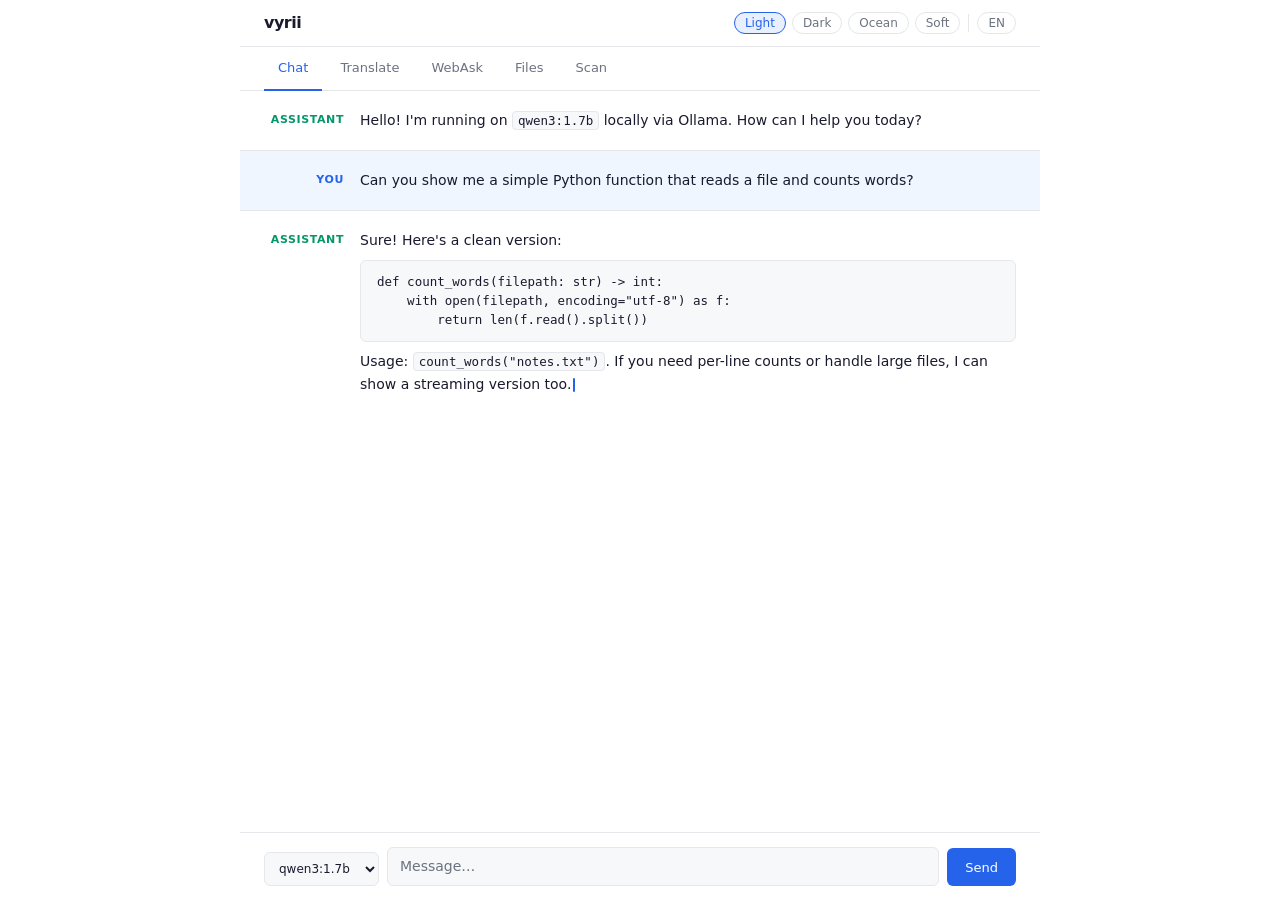
<file: design/design1_minimal.html>
<!DOCTYPE html>
<html lang="en" data-theme="light">
<head>
<meta charset="UTF-8">
<meta name="viewport" content="width=device-width, initial-scale=1.0">
<title>vyrii — Minimal</title>
<style>
* { box-sizing: border-box; margin: 0; padding: 0; }

:root {
  --bg:       #ffffff;
  --bg2:      #f6f8fa;
  --text:     #1a1a2e;
  --muted:    #6b7280;
  --border:   #e5e7eb;
  --accent:   #2563eb;
  --u-label:  #2563eb;
  --a-label:  #059669;
  --u-bg:     #eff6ff;
  --r:        6px;
}
[data-theme="dark"] {
  --bg:       #0d1117;
  --bg2:      #161b22;
  --text:     #e6edf3;
  --muted:    #8b949e;
  --border:   #30363d;
  --accent:   #58a6ff;
  --u-label:  #58a6ff;
  --a-label:  #3fb950;
  --u-bg:     #1c2128;
}
[data-theme="ocean"] {
  --bg:       #1B2B34;
  --bg2:      #1e3040;
  --text:     #CDD3DE;
  --muted:    #65737E;
  --border:   #2d4454;
  --accent:   #5FB3B3;
  --u-label:  #6699CC;
  --a-label:  #5FB3B3;
  --u-bg:     #243646;
}
[data-theme="soft"] {
  --bg:       #faf7f2;
  --bg2:      #f0ebe3;
  --text:     #2d2416;
  --muted:    #8b7355;
  --border:   #ddd5c8;
  --accent:   #b45309;
  --u-label:  #b45309;
  --a-label:  #047857;
  --u-bg:     #fef3c7;
}

html, body { height: 100%; font-family: system-ui, -apple-system, BlinkMacSystemFont, 'Segoe UI', sans-serif; font-size: 14px; line-height: 1.65; background: var(--bg); color: var(--text); }

.app { display: flex; flex-direction: column; height: 100vh; max-width: 800px; margin: 0 auto; }

/* HEADER */
header {
  display: flex; align-items: center; justify-content: space-between;
  padding: 10px 24px; border-bottom: 1px solid var(--border);
  background: var(--bg); flex-shrink: 0;
}
.logo { font-weight: 700; font-size: 16px; letter-spacing: -0.5px; color: var(--text); }
.controls { display: flex; gap: 6px; align-items: center; }
.pill {
  background: none; border: 1px solid var(--border);
  color: var(--muted); border-radius: 20px;
  padding: 3px 10px; font-size: 12px; cursor: pointer;
  font-family: inherit; transition: border-color .15s, color .15s;
}
.pill:hover { border-color: var(--accent); color: var(--accent); }
.pill.on { border-color: var(--accent); color: var(--accent); background: color-mix(in srgb, var(--accent) 10%, transparent); }
.divider { width: 1px; height: 18px; background: var(--border); margin: 0 2px; }

/* TABS */
nav {
  display: flex; padding: 0 24px;
  border-bottom: 1px solid var(--border);
  background: var(--bg); flex-shrink: 0; gap: 4px;
}
.tab {
  padding: 10px 14px; font-size: 13px; color: var(--muted);
  cursor: pointer; border-bottom: 2px solid transparent;
  margin-bottom: -1px; transition: all .15s; user-select: none;
}
.tab:hover { color: var(--text); }
.tab.active { color: var(--accent); border-bottom-color: var(--accent); font-weight: 500; }

/* MESSAGES */
.messages {
  flex: 1; overflow-y: auto; padding: 0;
  display: flex; flex-direction: column;
}
.message {
  display: grid; grid-template-columns: 80px 1fr;
  padding: 18px 24px; border-bottom: 1px solid var(--border);
  gap: 16px; align-items: start;
}
.message:last-child { border-bottom: none; }
.message.user { background: var(--u-bg); }
.msg-role {
  font-size: 11px; font-weight: 700; letter-spacing: 0.6px;
  text-transform: uppercase; padding-top: 2px; text-align: right;
}
.msg-role.user   { color: var(--u-label); }
.msg-role.asst   { color: var(--a-label); }
.msg-text { color: var(--text); }
.msg-text p { margin-bottom: 8px; }
.msg-text p:last-child { margin-bottom: 0; }
.msg-text code {
  background: var(--bg2); border: 1px solid var(--border);
  border-radius: 4px; padding: 1px 5px;
  font-size: 12.5px; font-family: 'Cascadia Code', 'Fira Code', 'Consolas', monospace;
}
.msg-text pre {
  background: var(--bg2); border: 1px solid var(--border);
  border-radius: var(--r); padding: 12px 16px; margin: 8px 0;
  font-family: 'Cascadia Code', 'Fira Code', 'Consolas', monospace;
  font-size: 12.5px; overflow-x: auto; line-height: 1.5;
}
.cursor {
  display: inline-block; width: 2px; height: 14px;
  background: var(--accent); animation: blink 1s infinite;
  vertical-align: middle; margin-left: 2px; border-radius: 1px;
}
@keyframes blink { 0%,100%{opacity:1} 50%{opacity:0} }

/* INPUT */
.input-area {
  padding: 14px 24px; border-top: 1px solid var(--border);
  background: var(--bg); flex-shrink: 0;
}
.input-row { display: flex; gap: 8px; align-items: flex-end; }
select {
  background: var(--bg2); border: 1px solid var(--border);
  color: var(--text); border-radius: var(--r);
  padding: 8px 10px; font-size: 12px; font-family: inherit;
  cursor: pointer; flex-shrink: 0; outline: none;
}
textarea {
  flex: 1; background: var(--bg2); border: 1px solid var(--border);
  border-radius: var(--r); color: var(--text); font-family: inherit;
  font-size: 14px; padding: 8px 12px; resize: none; outline: none;
  line-height: 1.5; min-height: 38px; max-height: 140px;
  transition: border-color .15s;
}
textarea::placeholder { color: var(--muted); }
textarea:focus { border-color: var(--accent); }
.send {
  background: var(--accent); color: #fff; border: none;
  border-radius: var(--r); padding: 8px 18px; cursor: pointer;
  font-size: 13px; font-family: inherit; height: 38px; flex-shrink: 0;
  font-weight: 500; transition: opacity .15s;
}
.send:hover { opacity: 0.88; }
</style>
</head>
<body>
<div class="app">

  <header>
    <span class="logo">vyrii</span>
    <div class="controls">
      <button class="pill on"  onclick="theme('light',this)">Light</button>
      <button class="pill"     onclick="theme('dark',this)">Dark</button>
      <button class="pill"     onclick="theme('ocean',this)">Ocean</button>
      <button class="pill"     onclick="theme('soft',this)">Soft</button>
      <div class="divider"></div>
      <button class="pill" id="lang" onclick="toggleLang()">EN</button>
    </div>
  </header>

  <nav>
    <div class="tab active">Chat</div>
    <div class="tab">Translate</div>
    <div class="tab">WebAsk</div>
    <div class="tab">Files</div>
    <div class="tab">Scan</div>
  </nav>

  <div class="messages">
    <div class="message">
      <div class="msg-role asst">Assistant</div>
      <div class="msg-text">
        <p>Hello! I'm running on <code>qwen3:1.7b</code> locally via Ollama. How can I help you today?</p>
      </div>
    </div>
    <div class="message user">
      <div class="msg-role user">You</div>
      <div class="msg-text">
        <p>Can you show me a simple Python function that reads a file and counts words?</p>
      </div>
    </div>
    <div class="message">
      <div class="msg-role asst">Assistant</div>
      <div class="msg-text">
        <p>Sure! Here's a clean version:</p>
        <pre>def count_words(filepath: str) -> int:
    with open(filepath, encoding="utf-8") as f:
        return len(f.read().split())</pre>
        <p>Usage: <code>count_words("notes.txt")</code>. If you need per-line counts or handle large files, I can show a streaming version too.<span class="cursor"></span></p>
      </div>
    </div>
  </div>

  <div class="input-area">
    <div class="input-row">
      <select>
        <option>qwen3:1.7b</option>
        <option>gemma3:1b</option>
        <option>llama3.2:3b</option>
        <option>mistral:7b</option>
      </select>
      <textarea rows="1" placeholder="Message…"></textarea>
      <button class="send">Send</button>
    </div>
  </div>

</div>
<script>
function theme(t, btn) {
  document.documentElement.setAttribute('data-theme', t);
  document.querySelectorAll('.pill').forEach(b => b.classList.remove('on'));
  btn.classList.add('on');
}
function toggleLang() {
  const b = document.getElementById('lang');
  b.textContent = b.textContent === 'EN' ? 'UK' : 'EN';
}
</script>
</body>
</html>
</file>
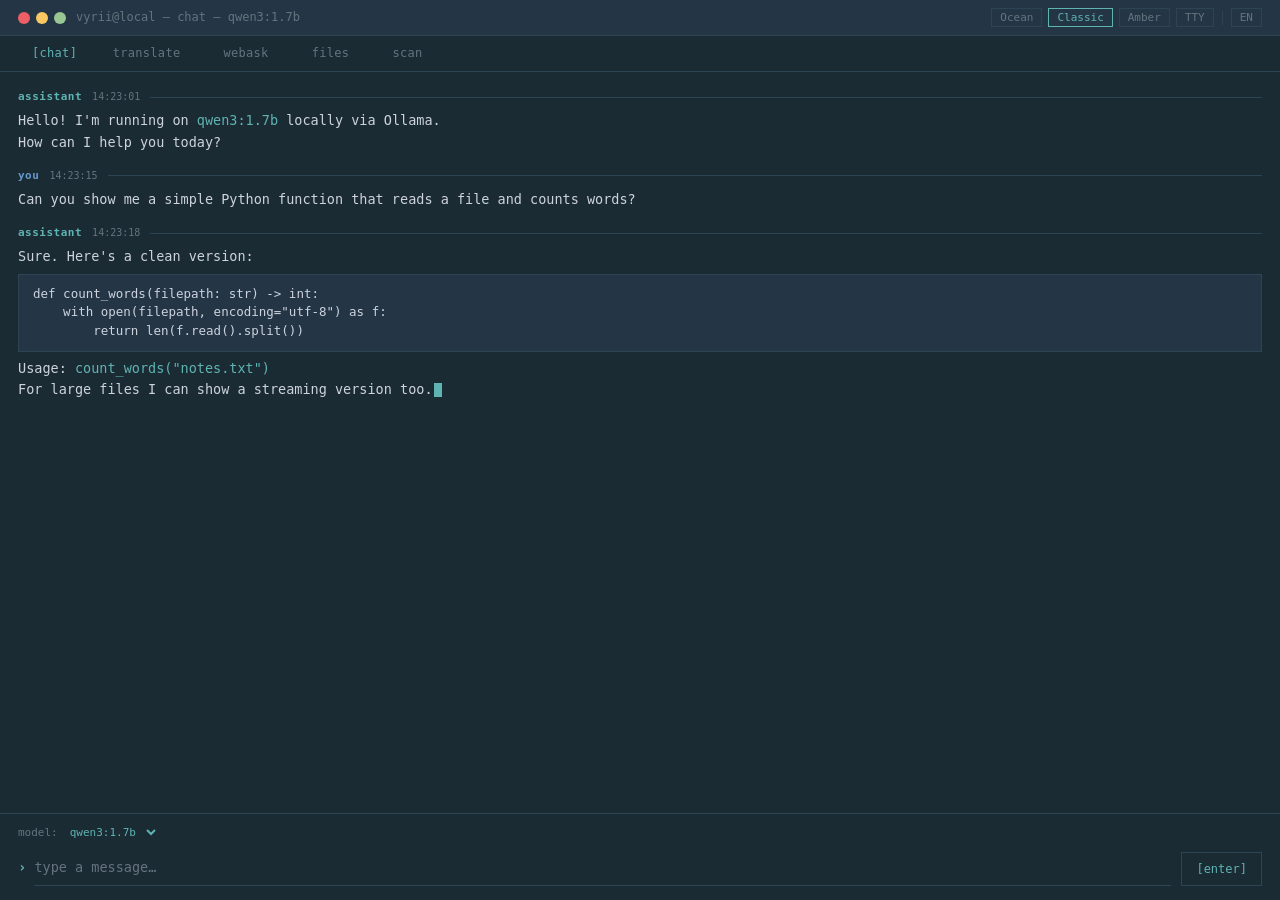
<file: design/design2_terminal.html>
<!DOCTYPE html>
<html lang="en" data-theme="ocean">
<head>
<meta charset="UTF-8">
<meta name="viewport" content="width=device-width, initial-scale=1.0">
<title>vyrii — Terminal</title>
<style>
* { box-sizing: border-box; margin: 0; padding: 0; }

:root {
  --bg:     #1B2B34;
  --bg2:    #243646;
  --text:   #CDD3DE;
  --muted:  #65737E;
  --border: #2d4454;
  --accent: #5FB3B3;
  --u-col:  #6699CC;
  --a-col:  #5FB3B3;
  --prompt: #5FB3B3;
  --font:   'Cascadia Code', 'Fira Code', 'JetBrains Mono', 'Consolas', monospace;
}
[data-theme="classic"] {
  --bg:     #0d0d0d;
  --bg2:    #1a1a1a;
  --text:   #cccccc;
  --muted:  #555555;
  --border: #2a2a2a;
  --accent: #00cc44;
  --u-col:  #00cc44;
  --a-col:  #00aaff;
  --prompt: #00cc44;
}
[data-theme="amber"] {
  --bg:     #1a1000;
  --bg2:    #241800;
  --text:   #ffcc66;
  --muted:  #8a6e2a;
  --border: #3a2800;
  --accent: #ffaa00;
  --u-col:  #ffaa00;
  --a-col:  #ff8844;
  --prompt: #ffaa00;
}
[data-theme="tty"] {
  --bg:     #f0f0e8;
  --bg2:    #e4e4dc;
  --text:   #1a1a1a;
  --muted:  #666655;
  --border: #ccccbb;
  --accent: #005577;
  --u-col:  #005577;
  --a-col:  #007744;
  --prompt: #005577;
}

html, body {
  height: 100%;
  background: var(--bg);
  color: var(--text);
  font-family: var(--font);
  font-size: 13.5px;
  line-height: 1.6;
}

.app { display: flex; flex-direction: column; height: 100vh; }

/* TITLE BAR */
.titlebar {
  display: flex; align-items: center; justify-content: space-between;
  padding: 8px 18px; background: var(--bg2);
  border-bottom: 1px solid var(--border); flex-shrink: 0;
  user-select: none;
}
.tb-left { display: flex; align-items: center; gap: 10px; }
.dots { display: flex; gap: 6px; }
.dot { width: 12px; height: 12px; border-radius: 50%; }
.dot.r { background: #ec5f67; }
.dot.y { background: #fac863; }
.dot.g { background: #99c794; }
.tb-title { font-size: 12px; color: var(--muted); }
.tb-right { display: flex; gap: 6px; align-items: center; }
.tbtn {
  background: none; border: 1px solid var(--border);
  color: var(--muted); padding: 2px 8px;
  font-size: 11px; font-family: var(--font);
  cursor: pointer; transition: color .15s, border-color .15s;
}
.tbtn:hover, .tbtn.on { color: var(--accent); border-color: var(--accent); }

/* TABS */
nav {
  display: flex; background: var(--bg);
  border-bottom: 1px solid var(--border); flex-shrink: 0;
  padding: 0 18px; gap: 0;
}
.tab {
  padding: 8px 14px; font-size: 12px; color: var(--muted);
  cursor: pointer; transition: color .15s; letter-spacing: 0.3px;
  border-bottom: 1px solid transparent; margin-bottom: -1px;
}
.tab::before { content: '['; opacity: 0; transition: opacity .1s; }
.tab::after  { content: ']'; opacity: 0; transition: opacity .1s; }
.tab.active, .tab:hover {
  color: var(--accent);
}
.tab.active::before, .tab.active::after { opacity: 1; }

/* MESSAGES */
.messages {
  flex: 1; overflow-y: auto; padding: 16px 18px;
  display: flex; flex-direction: column; gap: 14px;
}
.message { display: flex; flex-direction: column; gap: 4px; }
.msg-header {
  display: flex; align-items: center; gap: 10px;
  font-size: 11px; color: var(--muted);
}
.msg-header::after { content: ''; flex: 1; height: 1px; background: var(--border); }
.role-badge { font-weight: 700; letter-spacing: 0.5px; }
.role-badge.user { color: var(--u-col); }
.role-badge.asst { color: var(--a-col); }
.ts { color: var(--muted); font-size: 10px; }
.msg-body { padding-left: 0; color: var(--text); }
.msg-body code {
  color: var(--accent); background: none; font-family: var(--font);
}
.msg-body pre {
  background: var(--bg2); border: 1px solid var(--border);
  padding: 10px 14px; margin: 6px 0;
  font-size: 12.5px; line-height: 1.5; overflow-x: auto;
}
.cursor {
  display: inline-block; width: 8px; height: 14px;
  background: var(--accent); animation: blink .9s infinite;
  vertical-align: middle; margin-left: 1px;
}
@keyframes blink { 0%,49%{opacity:1} 50%,100%{opacity:0} }

/* INPUT */
.input-area {
  padding: 10px 18px 14px; border-top: 1px solid var(--border);
  background: var(--bg); flex-shrink: 0;
}
.model-line {
  font-size: 11px; color: var(--muted); margin-bottom: 6px;
  display: flex; align-items: center; gap: 8px;
}
.model-line select {
  background: none; border: none; color: var(--accent);
  font-family: var(--font); font-size: 11px; cursor: pointer;
  padding: 0; outline: none;
}
.input-row { display: flex; align-items: flex-end; gap: 0; }
.prompt-prefix {
  color: var(--prompt); padding: 8px 0; flex-shrink: 0;
  font-weight: 700; font-size: 14px; margin-right: 8px;
}
textarea {
  flex: 1; background: none; border: none; border-bottom: 1px solid var(--border);
  color: var(--text); font-family: var(--font); font-size: 13.5px;
  padding: 8px 0; resize: none; outline: none; line-height: 1.5;
  min-height: 36px; max-height: 120px; transition: border-color .15s;
}
textarea::placeholder { color: var(--muted); }
textarea:focus { border-bottom-color: var(--accent); }
.send {
  background: none; border: 1px solid var(--border);
  color: var(--accent); font-family: var(--font); font-size: 12px;
  padding: 6px 14px; cursor: pointer; margin-left: 10px;
  flex-shrink: 0; transition: all .15s; height: 34px;
}
.send:hover { background: var(--accent); color: var(--bg); border-color: var(--accent); }
</style>
</head>
<body>
<div class="app">

  <div class="titlebar">
    <div class="tb-left">
      <div class="dots">
        <div class="dot r"></div>
        <div class="dot y"></div>
        <div class="dot g"></div>
      </div>
      <span class="tb-title">vyrii@local — chat — qwen3:1.7b</span>
    </div>
    <div class="tb-right">
      <button class="tbtn" onclick="pal('ocean',this)">Ocean</button>
      <button class="tbtn on" onclick="pal('classic',this)">Classic</button>
      <button class="tbtn" onclick="pal('amber',this)">Amber</button>
      <button class="tbtn" onclick="pal('tty',this)">TTY</button>
      <span style="width:1px;height:14px;background:var(--border);display:inline-block;margin:0 2px"></span>
      <button class="tbtn" id="lang" onclick="toggleLang()">EN</button>
    </div>
  </div>

  <nav>
    <div class="tab active">chat</div>
    <div class="tab">translate</div>
    <div class="tab">webask</div>
    <div class="tab">files</div>
    <div class="tab">scan</div>
  </nav>

  <div class="messages">
    <div class="message">
      <div class="msg-header">
        <span class="role-badge asst">assistant</span>
        <span class="ts">14:23:01</span>
      </div>
      <div class="msg-body">
        Hello! I'm running on <code>qwen3:1.7b</code> locally via Ollama.<br>
        How can I help you today?
      </div>
    </div>

    <div class="message">
      <div class="msg-header">
        <span class="role-badge user">you</span>
        <span class="ts">14:23:15</span>
      </div>
      <div class="msg-body">
        Can you show me a simple Python function that reads a file and counts words?
      </div>
    </div>

    <div class="message">
      <div class="msg-header">
        <span class="role-badge asst">assistant</span>
        <span class="ts">14:23:18</span>
      </div>
      <div class="msg-body">
        Sure. Here's a clean version:
        <pre>def count_words(filepath: str) -> int:
    with open(filepath, encoding="utf-8") as f:
        return len(f.read().split())</pre>
        Usage: <code>count_words("notes.txt")</code><br>
        For large files I can show a streaming version too.<span class="cursor"></span>
      </div>
    </div>
  </div>

  <div class="input-area">
    <div class="model-line">
      model:
      <select>
        <option>qwen3:1.7b</option>
        <option>gemma3:1b</option>
        <option>llama3.2:3b</option>
        <option>mistral:7b</option>
      </select>
    </div>
    <div class="input-row">
      <span class="prompt-prefix">›</span>
      <textarea rows="1" placeholder="type a message…"></textarea>
      <button class="send">[enter]</button>
    </div>
  </div>

</div>
<script>
function pal(t, btn) {
  document.documentElement.setAttribute('data-theme', t);
  document.querySelectorAll('.tbtn').forEach(b => b.classList.remove('on'));
  btn.classList.add('on');
}
function toggleLang() {
  const b = document.getElementById('lang');
  b.textContent = b.textContent === 'EN' ? 'UK' : 'EN';
}
</script>
</body>
</html>
</file>
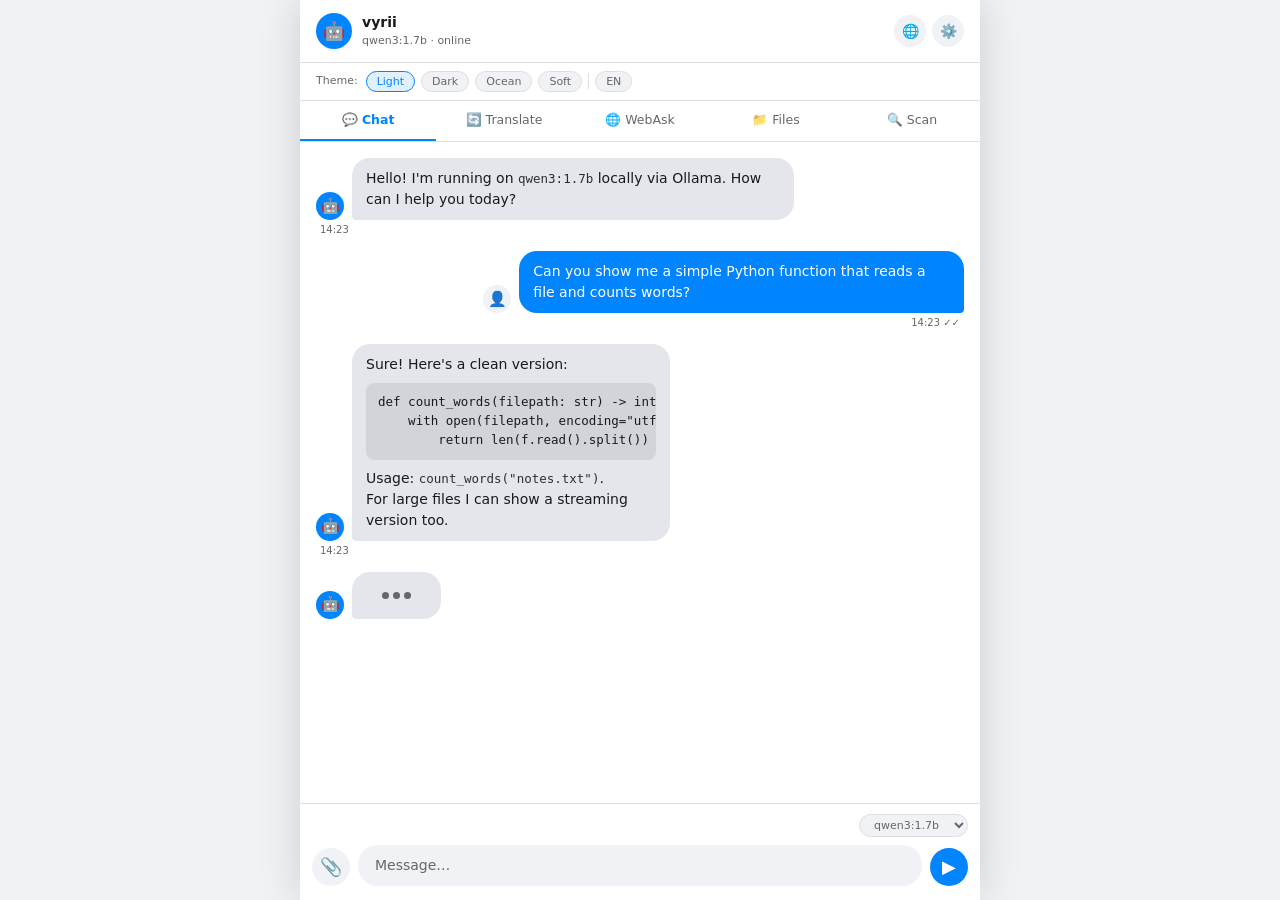
<file: design/design3_bubbles.html>
<!DOCTYPE html>
<html lang="en" data-theme="light">
<head>
<meta charset="UTF-8">
<meta name="viewport" content="width=device-width, initial-scale=1.0">
<title>vyrii — Bubbles</title>
<style>
* { box-sizing: border-box; margin: 0; padding: 0; }

:root {
  --bg:        #f0f2f5;
  --surface:   #ffffff;
  --text:      #1a1a1a;
  --muted:     #65676b;
  --border:    #dddfe2;
  --accent:    #0084ff;
  --u-bubble:  #0084ff;
  --u-text:    #ffffff;
  --a-bubble:  #e4e6eb;
  --a-text:    #1a1a1a;
  --header-bg: #ffffff;
  --tab-bg:    #ffffff;
  --tab-act:   #0084ff;
  --inp-bg:    #f0f2f5;
  --r:         18px;
}
[data-theme="dark"] {
  --bg:        #18191a;
  --surface:   #242526;
  --text:      #e4e6eb;
  --muted:     #b0b3b8;
  --border:    #3a3b3c;
  --accent:    #2d88ff;
  --u-bubble:  #2d88ff;
  --u-text:    #ffffff;
  --a-bubble:  #3a3b3c;
  --a-text:    #e4e6eb;
  --header-bg: #242526;
  --tab-bg:    #242526;
  --tab-act:   #2d88ff;
  --inp-bg:    #3a3b3c;
}
[data-theme="ocean"] {
  --bg:        #0f1e26;
  --surface:   #1B2B34;
  --text:      #CDD3DE;
  --muted:     #65737E;
  --border:    #2d4454;
  --accent:    #5FB3B3;
  --u-bubble:  #5FB3B3;
  --u-text:    #0f1e26;
  --a-bubble:  #243646;
  --a-text:    #CDD3DE;
  --header-bg: #1B2B34;
  --tab-bg:    #1B2B34;
  --tab-act:   #5FB3B3;
  --inp-bg:    #243646;
}
[data-theme="soft"] {
  --bg:        #ede8e0;
  --surface:   #faf7f2;
  --text:      #2d2416;
  --muted:     #8b7355;
  --border:    #ddd5c8;
  --accent:    #b45309;
  --u-bubble:  #b45309;
  --u-text:    #ffffff;
  --a-bubble:  #e9e4db;
  --a-text:    #2d2416;
  --header-bg: #faf7f2;
  --tab-bg:    #faf7f2;
  --tab-act:   #b45309;
  --inp-bg:    #ede8e0;
}

html, body { height: 100%; font-family: system-ui, -apple-system, BlinkMacSystemFont, 'Segoe UI', sans-serif; font-size: 14px; line-height: 1.5; background: var(--bg); color: var(--text); }

.app { display: flex; flex-direction: column; height: 100vh; max-width: 680px; margin: 0 auto; background: var(--surface); box-shadow: 0 0 40px rgba(0,0,0,.15); }

/* HEADER */
header {
  display: flex; align-items: center; justify-content: space-between;
  padding: 12px 16px; background: var(--header-bg);
  border-bottom: 1px solid var(--border); flex-shrink: 0;
}
.hd-left { display: flex; align-items: center; gap: 10px; }
.avatar {
  width: 36px; height: 36px; border-radius: 50%;
  background: var(--accent); display: flex; align-items: center;
  justify-content: center; font-size: 18px; flex-shrink: 0;
}
.hd-info h2 { font-size: 14px; font-weight: 600; color: var(--text); }
.hd-info p { font-size: 11px; color: var(--muted); }
.hd-right { display: flex; gap: 6px; }
.ico-btn {
  width: 32px; height: 32px; border-radius: 50%; background: var(--inp-bg);
  border: none; cursor: pointer; display: flex; align-items: center;
  justify-content: center; font-size: 14px; color: var(--muted);
  transition: background .15s;
}
.ico-btn:hover { background: var(--border); }

/* THEME BAR */
.theme-bar {
  display: flex; gap: 6px; padding: 8px 16px;
  background: var(--tab-bg); border-bottom: 1px solid var(--border);
  flex-shrink: 0; align-items: center; flex-wrap: wrap;
}
.theme-bar span { font-size: 11px; color: var(--muted); margin-right: 2px; }
.chip {
  background: var(--inp-bg); border: 1.5px solid var(--border);
  color: var(--muted); border-radius: 20px; padding: 3px 10px;
  font-size: 11px; cursor: pointer; font-family: inherit; transition: all .15s;
}
.chip.on { border-color: var(--accent); color: var(--accent); background: color-mix(in srgb, var(--accent) 12%, transparent); }
.chip:hover { border-color: var(--muted); }
.sep { width: 1px; height: 16px; background: var(--border); }

/* TABS */
nav {
  display: flex; background: var(--tab-bg);
  border-bottom: 1px solid var(--border); flex-shrink: 0;
  overflow-x: auto;
}
.tab {
  flex: 1; text-align: center; padding: 10px 4px;
  font-size: 12.5px; color: var(--muted); cursor: pointer;
  border-bottom: 2px solid transparent; transition: all .15s;
  white-space: nowrap; flex-shrink: 0; min-width: 60px;
}
.tab:hover { color: var(--text); }
.tab.active { color: var(--tab-act); border-bottom-color: var(--tab-act); font-weight: 600; }

/* MESSAGES */
.messages {
  flex: 1; overflow-y: auto; padding: 16px;
  display: flex; flex-direction: column; gap: 6px;
}
.msg-group { display: flex; flex-direction: column; gap: 2px; margin-bottom: 8px; }
.msg-group.user { align-items: flex-end; }
.msg-group.asst { align-items: flex-start; }

.bubble-row { display: flex; align-items: flex-end; gap: 8px; }
.msg-group.user .bubble-row { flex-direction: row-reverse; }

.bv-avatar {
  width: 28px; height: 28px; border-radius: 50%;
  display: flex; align-items: center; justify-content: center;
  font-size: 15px; flex-shrink: 0;
}
.bv-avatar.bot { background: var(--accent); }
.bv-avatar.usr { background: var(--inp-bg); }

.bubble {
  max-width: 72%; padding: 10px 14px; border-radius: 18px;
  font-size: 14px; line-height: 1.5; word-break: break-word;
}
.msg-group.asst .bubble {
  background: var(--a-bubble); color: var(--a-text);
  border-bottom-left-radius: 4px;
}
.msg-group.user .bubble {
  background: var(--u-bubble); color: var(--u-text);
  border-bottom-right-radius: 4px;
}
.bubble code {
  font-family: 'Cascadia Code', 'Fira Code', 'Consolas', monospace;
  font-size: 12.5px; opacity: 0.9;
}
.bubble pre {
  background: rgba(0,0,0,.15); border-radius: 8px;
  padding: 10px 12px; margin: 8px 0; font-size: 12.5px;
  font-family: 'Cascadia Code', 'Fira Code', 'Consolas', monospace;
  overflow-x: auto; line-height: 1.5;
}
.msg-group.asst .bubble pre { background: rgba(0,0,0,.08); }
.ts { font-size: 10px; color: var(--muted); padding: 0 4px; }

.typing {
  display: flex; gap: 4px; align-items: center; padding: 12px 16px;
}
.typing span {
  width: 7px; height: 7px; border-radius: 50%;
  background: var(--muted); animation: bounce .9s infinite;
}
.typing span:nth-child(2) { animation-delay: .15s; }
.typing span:nth-child(3) { animation-delay: .3s; }
@keyframes bounce { 0%,60%,100%{transform:translateY(0)} 30%{transform:translateY(-5px)} }

/* INPUT */
.input-area {
  padding: 10px 12px 14px; border-top: 1px solid var(--border);
  background: var(--surface); flex-shrink: 0;
}
.model-row {
  display: flex; justify-content: flex-end; margin-bottom: 8px;
}
.model-sel {
  background: var(--inp-bg); border: 1px solid var(--border);
  color: var(--muted); border-radius: 14px; padding: 3px 10px;
  font-size: 11px; font-family: inherit; cursor: pointer; outline: none;
}
.input-row { display: flex; gap: 8px; align-items: flex-end; }
.attach-btn {
  width: 38px; height: 38px; border-radius: 50%; background: var(--inp-bg);
  border: none; cursor: pointer; font-size: 18px; color: var(--muted);
  display: flex; align-items: center; justify-content: center; flex-shrink: 0;
}
textarea {
  flex: 1; background: var(--inp-bg); border: 1.5px solid transparent;
  border-radius: 20px; color: var(--text); font-family: inherit;
  font-size: 14px; padding: 9px 16px; resize: none; outline: none;
  line-height: 1.5; min-height: 38px; max-height: 120px;
  transition: border-color .15s;
}
textarea::placeholder { color: var(--muted); }
textarea:focus { border-color: var(--accent); }
.send {
  width: 38px; height: 38px; border-radius: 50%;
  background: var(--accent); color: var(--u-text); border: none;
  cursor: pointer; font-size: 18px; display: flex; align-items: center;
  justify-content: center; flex-shrink: 0; transition: opacity .15s;
}
.send:hover { opacity: 0.88; }
</style>
</head>
<body>
<div class="app">

  <header>
    <div class="hd-left">
      <div class="avatar">🤖</div>
      <div class="hd-info">
        <h2>vyrii</h2>
        <p>qwen3:1.7b · online</p>
      </div>
    </div>
    <div class="hd-right">
      <button class="ico-btn" id="lang" onclick="toggleLang()" title="Language">🌐</button>
      <button class="ico-btn" title="Settings">⚙️</button>
    </div>
  </header>

  <div class="theme-bar">
    <span>Theme:</span>
    <button class="chip on"  onclick="theme('light',this)">Light</button>
    <button class="chip"     onclick="theme('dark',this)">Dark</button>
    <button class="chip"     onclick="theme('ocean',this)">Ocean</button>
    <button class="chip"     onclick="theme('soft',this)">Soft</button>
    <div class="sep"></div>
    <button class="chip" id="langchip" onclick="toggleLang()">EN</button>
  </div>

  <nav>
    <div class="tab active">💬 Chat</div>
    <div class="tab">🔄 Translate</div>
    <div class="tab">🌐 WebAsk</div>
    <div class="tab">📁 Files</div>
    <div class="tab">🔍 Scan</div>
  </nav>

  <div class="messages">
    <!-- assistant -->
    <div class="msg-group asst">
      <div class="bubble-row">
        <div class="bv-avatar bot">🤖</div>
        <div class="bubble">
          Hello! I'm running on <code>qwen3:1.7b</code> locally via Ollama. How can I help you today?
        </div>
      </div>
      <span class="ts">14:23</span>
    </div>

    <!-- user -->
    <div class="msg-group user">
      <div class="bubble-row">
        <div class="bubble">
          Can you show me a simple Python function that reads a file and counts words?
        </div>
        <div class="bv-avatar usr">👤</div>
      </div>
      <span class="ts">14:23 ✓✓</span>
    </div>

    <!-- assistant with code -->
    <div class="msg-group asst">
      <div class="bubble-row">
        <div class="bv-avatar bot">🤖</div>
        <div class="bubble">
          Sure! Here's a clean version:<br>
          <pre>def count_words(filepath: str) -> int:
    with open(filepath, encoding="utf-8") as f:
        return len(f.read().split())</pre>
          Usage: <code>count_words("notes.txt")</code>.<br>
          For large files I can show a streaming version too.
        </div>
      </div>
      <span class="ts">14:23</span>
    </div>

    <!-- typing indicator -->
    <div class="msg-group asst">
      <div class="bubble-row">
        <div class="bv-avatar bot">🤖</div>
        <div class="bubble" style="padding: 8px 14px;">
          <div class="typing">
            <span></span><span></span><span></span>
          </div>
        </div>
      </div>
    </div>
  </div>

  <div class="input-area">
    <div class="model-row">
      <select class="model-sel">
        <option>qwen3:1.7b</option>
        <option>gemma3:1b</option>
        <option>llama3.2:3b</option>
        <option>mistral:7b</option>
      </select>
    </div>
    <div class="input-row">
      <button class="attach-btn">📎</button>
      <textarea rows="1" placeholder="Message…"></textarea>
      <button class="send">▶</button>
    </div>
  </div>

</div>
<script>
function theme(t, btn) {
  document.documentElement.setAttribute('data-theme', t);
  document.querySelectorAll('.chip').forEach(b => b.classList.remove('on'));
  btn.classList.add('on');
}
function toggleLang() {
  const b = document.getElementById('langchip');
  b.textContent = b.textContent === 'EN' ? 'UK' : 'EN';
}
</script>
</body>
</html>
</file>
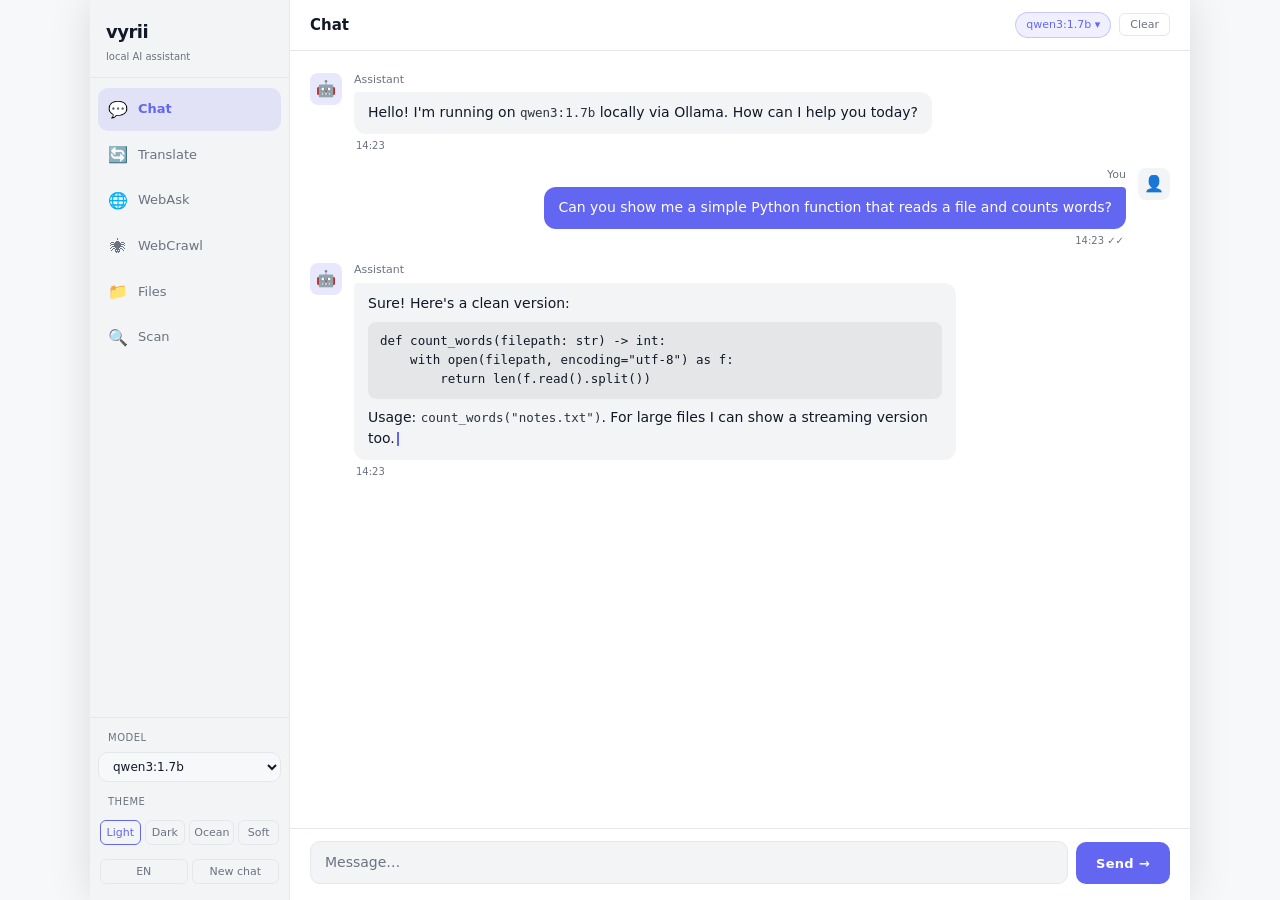
<file: design/design4_sidebar.html>
<!DOCTYPE html>
<html lang="en" data-theme="light">
<head>
<meta charset="UTF-8">
<meta name="viewport" content="width=device-width, initial-scale=1.0">
<title>vyrii — Sidebar</title>
<style>
* { box-sizing: border-box; margin: 0; padding: 0; }

:root {
  --bg:        #ffffff;
  --bg2:       #f6f8fa;
  --sidebar:   #f3f4f6;
  --text:      #111827;
  --muted:     #6b7280;
  --border:    #e5e7eb;
  --accent:    #6366f1;
  --accent2:   #818cf8;
  --nav-act:   #6366f1;
  --nav-txt:   #6b7280;
  --u-bubble:  #6366f1;
  --u-text:    #ffffff;
  --a-bubble:  #f3f4f6;
  --a-text:    #111827;
  --inp-bg:    #f3f4f6;
  --r:         10px;
}
[data-theme="dark"] {
  --bg:        #111827;
  --bg2:       #1f2937;
  --sidebar:   #0f172a;
  --text:      #f1f5f9;
  --muted:     #94a3b8;
  --border:    #1e293b;
  --accent:    #818cf8;
  --accent2:   #a5b4fc;
  --nav-act:   #818cf8;
  --nav-txt:   #64748b;
  --u-bubble:  #6366f1;
  --u-text:    #ffffff;
  --a-bubble:  #1e293b;
  --a-text:    #f1f5f9;
  --inp-bg:    #1e293b;
}
[data-theme="ocean"] {
  --bg:        #1B2B34;
  --bg2:       #243646;
  --sidebar:   #0f1e26;
  --text:      #CDD3DE;
  --muted:     #65737E;
  --border:    #2d4454;
  --accent:    #5FB3B3;
  --accent2:   #80CBC4;
  --nav-act:   #5FB3B3;
  --nav-txt:   #65737E;
  --u-bubble:  #5FB3B3;
  --u-text:    #0f1e26;
  --a-bubble:  #243646;
  --a-text:    #CDD3DE;
  --inp-bg:    #243646;
}
[data-theme="soft"] {
  --bg:        #faf7f2;
  --bg2:       #f0ebe3;
  --sidebar:   #ede8e0;
  --text:      #2d2416;
  --muted:     #8b7355;
  --border:    #ddd5c8;
  --accent:    #7c3aed;
  --accent2:   #a78bfa;
  --nav-act:   #7c3aed;
  --nav-txt:   #8b7355;
  --u-bubble:  #7c3aed;
  --u-text:    #ffffff;
  --a-bubble:  #e9e4db;
  --a-text:    #2d2416;
  --inp-bg:    #e9e4db;
}

html, body { height: 100%; font-family: system-ui, -apple-system, BlinkMacSystemFont, 'Segoe UI', sans-serif; font-size: 14px; line-height: 1.6; background: var(--bg2); color: var(--text); }

.app { display: flex; height: 100vh; max-width: 1100px; margin: 0 auto; background: var(--bg); box-shadow: 0 0 40px rgba(0,0,0,.12); }

/* SIDEBAR */
.sidebar {
  width: 200px; flex-shrink: 0; background: var(--sidebar);
  border-right: 1px solid var(--border);
  display: flex; flex-direction: column;
}
.sb-header {
  padding: 18px 16px 12px; border-bottom: 1px solid var(--border);
}
.sb-logo { font-weight: 800; font-size: 18px; letter-spacing: -0.5px; color: var(--text); }
.sb-sub  { font-size: 10px; color: var(--muted); margin-top: 2px; }

.sb-nav { flex: 1; padding: 10px 8px; display: flex; flex-direction: column; gap: 2px; }
.nav-item {
  display: flex; align-items: center; gap: 10px;
  padding: 9px 10px; border-radius: var(--r);
  color: var(--nav-txt); cursor: pointer; font-size: 13px;
  transition: all .15s; user-select: none;
}
.nav-item:hover { background: var(--border); color: var(--text); }
.nav-item.active { background: color-mix(in srgb, var(--accent) 12%, transparent); color: var(--nav-act); font-weight: 600; }
.nav-icon { font-size: 16px; width: 20px; text-align: center; flex-shrink: 0; }

.sb-bottom {
  padding: 12px 8px; border-top: 1px solid var(--border);
  display: flex; flex-direction: column; gap: 6px;
}
.sb-bottom label { font-size: 10px; color: var(--muted); padding-left: 10px; text-transform: uppercase; letter-spacing: 0.5px; }
.sb-bottom select {
  background: var(--bg2); border: 1px solid var(--border);
  color: var(--text); border-radius: var(--r); padding: 6px 10px;
  font-size: 12px; font-family: inherit; cursor: pointer; outline: none; width: 100%;
}
.sb-controls { display: flex; gap: 4px; padding: 4px 2px; }
.ctrl-btn {
  flex: 1; background: none; border: 1px solid var(--border);
  color: var(--muted); border-radius: 6px; padding: 5px 4px;
  font-size: 11px; cursor: pointer; font-family: inherit;
  transition: all .15s; text-align: center;
}
.ctrl-btn:hover, .ctrl-btn.on { border-color: var(--accent); color: var(--accent); }

/* MAIN AREA */
.main { flex: 1; display: flex; flex-direction: column; min-width: 0; }

.main-header {
  display: flex; align-items: center; justify-content: space-between;
  padding: 12px 20px; border-bottom: 1px solid var(--border);
  background: var(--bg); flex-shrink: 0;
}
.mh-title { font-size: 15px; font-weight: 600; color: var(--text); }
.mh-right { display: flex; align-items: center; gap: 8px; }
.model-badge {
  background: color-mix(in srgb, var(--accent) 10%, transparent);
  color: var(--accent); border: 1px solid color-mix(in srgb, var(--accent) 30%, transparent);
  border-radius: 20px; padding: 3px 10px; font-size: 11px; font-weight: 500;
  cursor: pointer;
}
.clear-btn {
  background: none; border: 1px solid var(--border); color: var(--muted);
  border-radius: 6px; padding: 4px 10px; font-size: 11px; cursor: pointer;
  font-family: inherit; transition: all .15s;
}
.clear-btn:hover { border-color: #ef4444; color: #ef4444; }

/* MESSAGES */
.messages {
  flex: 1; overflow-y: auto; padding: 20px;
  display: flex; flex-direction: column; gap: 12px;
}
.msg-row { display: flex; gap: 12px; align-items: flex-start; }
.msg-row.user { flex-direction: row-reverse; }
.msg-av {
  width: 32px; height: 32px; border-radius: 8px; flex-shrink: 0;
  display: flex; align-items: center; justify-content: center;
  font-size: 16px; margin-top: 2px;
}
.msg-av.bot { background: color-mix(in srgb, var(--accent) 15%, transparent); }
.msg-av.usr { background: var(--inp-bg); }
.msg-content { max-width: 70%; display: flex; flex-direction: column; gap: 4px; }
.msg-row.user .msg-content { align-items: flex-end; }
.msg-name { font-size: 11px; color: var(--muted); font-weight: 500; }
.bubble {
  padding: 10px 14px; border-radius: 12px;
  font-size: 14px; line-height: 1.55; word-break: break-word;
}
.msg-row.asst .bubble {
  background: var(--a-bubble); color: var(--a-text);
  border-top-left-radius: 4px;
}
.msg-row.user .bubble {
  background: var(--u-bubble); color: var(--u-text);
  border-top-right-radius: 4px;
}
.bubble code {
  font-family: 'Cascadia Code', 'Fira Code', 'Consolas', monospace;
  font-size: 12.5px; opacity: 0.88;
}
.bubble pre {
  background: rgba(0,0,0,.12); border-radius: 8px;
  padding: 10px 12px; margin: 8px 0;
  font-family: 'Cascadia Code', 'Fira Code', 'Consolas', monospace;
  font-size: 12.5px; overflow-x: auto; line-height: 1.5;
}
.msg-row.asst .bubble pre { background: rgba(0,0,0,.06); }
.msg-ts { font-size: 10px; color: var(--muted); padding: 0 2px; }
.cursor {
  display: inline-block; width: 2px; height: 14px;
  background: var(--accent); animation: blink 1s infinite;
  vertical-align: middle; margin-left: 2px;
}
@keyframes blink { 0%,100%{opacity:1} 50%{opacity:0} }

/* INPUT */
.input-area {
  padding: 12px 20px 16px; border-top: 1px solid var(--border);
  background: var(--bg); flex-shrink: 0;
}
.input-row { display: flex; gap: 8px; align-items: flex-end; }
textarea {
  flex: 1; background: var(--inp-bg); border: 1.5px solid var(--border);
  border-radius: var(--r); color: var(--text); font-family: inherit;
  font-size: 14px; padding: 10px 14px; resize: none; outline: none;
  line-height: 1.5; min-height: 42px; max-height: 140px;
  transition: border-color .15s;
}
textarea::placeholder { color: var(--muted); }
textarea:focus { border-color: var(--accent); }
.send {
  background: var(--accent); color: #fff; border: none;
  border-radius: var(--r); padding: 10px 20px; cursor: pointer;
  font-size: 13px; font-family: inherit; height: 42px; flex-shrink: 0;
  font-weight: 600; transition: opacity .15s; letter-spacing: 0.3px;
}
.send:hover { opacity: 0.88; }
</style>
</head>
<body>
<div class="app">

  <!-- SIDEBAR -->
  <aside class="sidebar">
    <div class="sb-header">
      <div class="sb-logo">vyrii</div>
      <div class="sb-sub">local AI assistant</div>
    </div>

    <nav class="sb-nav">
      <div class="nav-item active">
        <span class="nav-icon">💬</span> Chat
      </div>
      <div class="nav-item">
        <span class="nav-icon">🔄</span> Translate
      </div>
      <div class="nav-item">
        <span class="nav-icon">🌐</span> WebAsk
      </div>
      <div class="nav-item">
        <span class="nav-icon">🕷</span> WebCrawl
      </div>
      <div class="nav-item">
        <span class="nav-icon">📁</span> Files
      </div>
      <div class="nav-item">
        <span class="nav-icon">🔍</span> Scan
      </div>
    </nav>

    <div class="sb-bottom">
      <label>Model</label>
      <select>
        <option>qwen3:1.7b</option>
        <option>gemma3:1b</option>
        <option>llama3.2:3b</option>
        <option>mistral:7b</option>
      </select>

      <label style="margin-top:6px">Theme</label>
      <div class="sb-controls">
        <button class="ctrl-btn on"  onclick="theme('light',this)">Light</button>
        <button class="ctrl-btn"     onclick="theme('dark',this)">Dark</button>
        <button class="ctrl-btn"     onclick="theme('ocean',this)">Ocean</button>
        <button class="ctrl-btn"     onclick="theme('soft',this)">Soft</button>
      </div>

      <div class="sb-controls">
        <button class="ctrl-btn" id="lang" onclick="toggleLang()">EN</button>
        <button class="ctrl-btn">New chat</button>
      </div>
    </div>
  </aside>

  <!-- MAIN -->
  <div class="main">
    <div class="main-header">
      <span class="mh-title">Chat</span>
      <div class="mh-right">
        <span class="model-badge">qwen3:1.7b ▾</span>
        <button class="clear-btn">Clear</button>
      </div>
    </div>

    <div class="messages">
      <div class="msg-row asst">
        <div class="msg-av bot">🤖</div>
        <div class="msg-content">
          <span class="msg-name">Assistant</span>
          <div class="bubble">
            Hello! I'm running on <code>qwen3:1.7b</code> locally via Ollama. How can I help you today?
          </div>
          <span class="msg-ts">14:23</span>
        </div>
      </div>

      <div class="msg-row user">
        <div class="msg-av usr">👤</div>
        <div class="msg-content">
          <span class="msg-name">You</span>
          <div class="bubble">
            Can you show me a simple Python function that reads a file and counts words?
          </div>
          <span class="msg-ts">14:23 ✓✓</span>
        </div>
      </div>

      <div class="msg-row asst">
        <div class="msg-av bot">🤖</div>
        <div class="msg-content">
          <span class="msg-name">Assistant</span>
          <div class="bubble">
            Sure! Here's a clean version:
            <pre>def count_words(filepath: str) -> int:
    with open(filepath, encoding="utf-8") as f:
        return len(f.read().split())</pre>
            Usage: <code>count_words("notes.txt")</code>. For large files I can show a streaming version too.<span class="cursor"></span>
          </div>
          <span class="msg-ts">14:23</span>
        </div>
      </div>
    </div>

    <div class="input-area">
      <div class="input-row">
        <textarea rows="1" placeholder="Message…"></textarea>
        <button class="send">Send →</button>
      </div>
    </div>
  </div>

</div>
<script>
function theme(t, btn) {
  document.documentElement.setAttribute('data-theme', t);
  document.querySelectorAll('.ctrl-btn').forEach(b => {
    if (['Light','Dark','Ocean','Soft'].includes(b.textContent)) b.classList.remove('on');
  });
  btn.classList.add('on');
}
function toggleLang() {
  const b = document.getElementById('lang');
  b.textContent = b.textContent === 'EN' ? 'UK' : 'EN';
}
</script>
</body>
</html>
</file>
